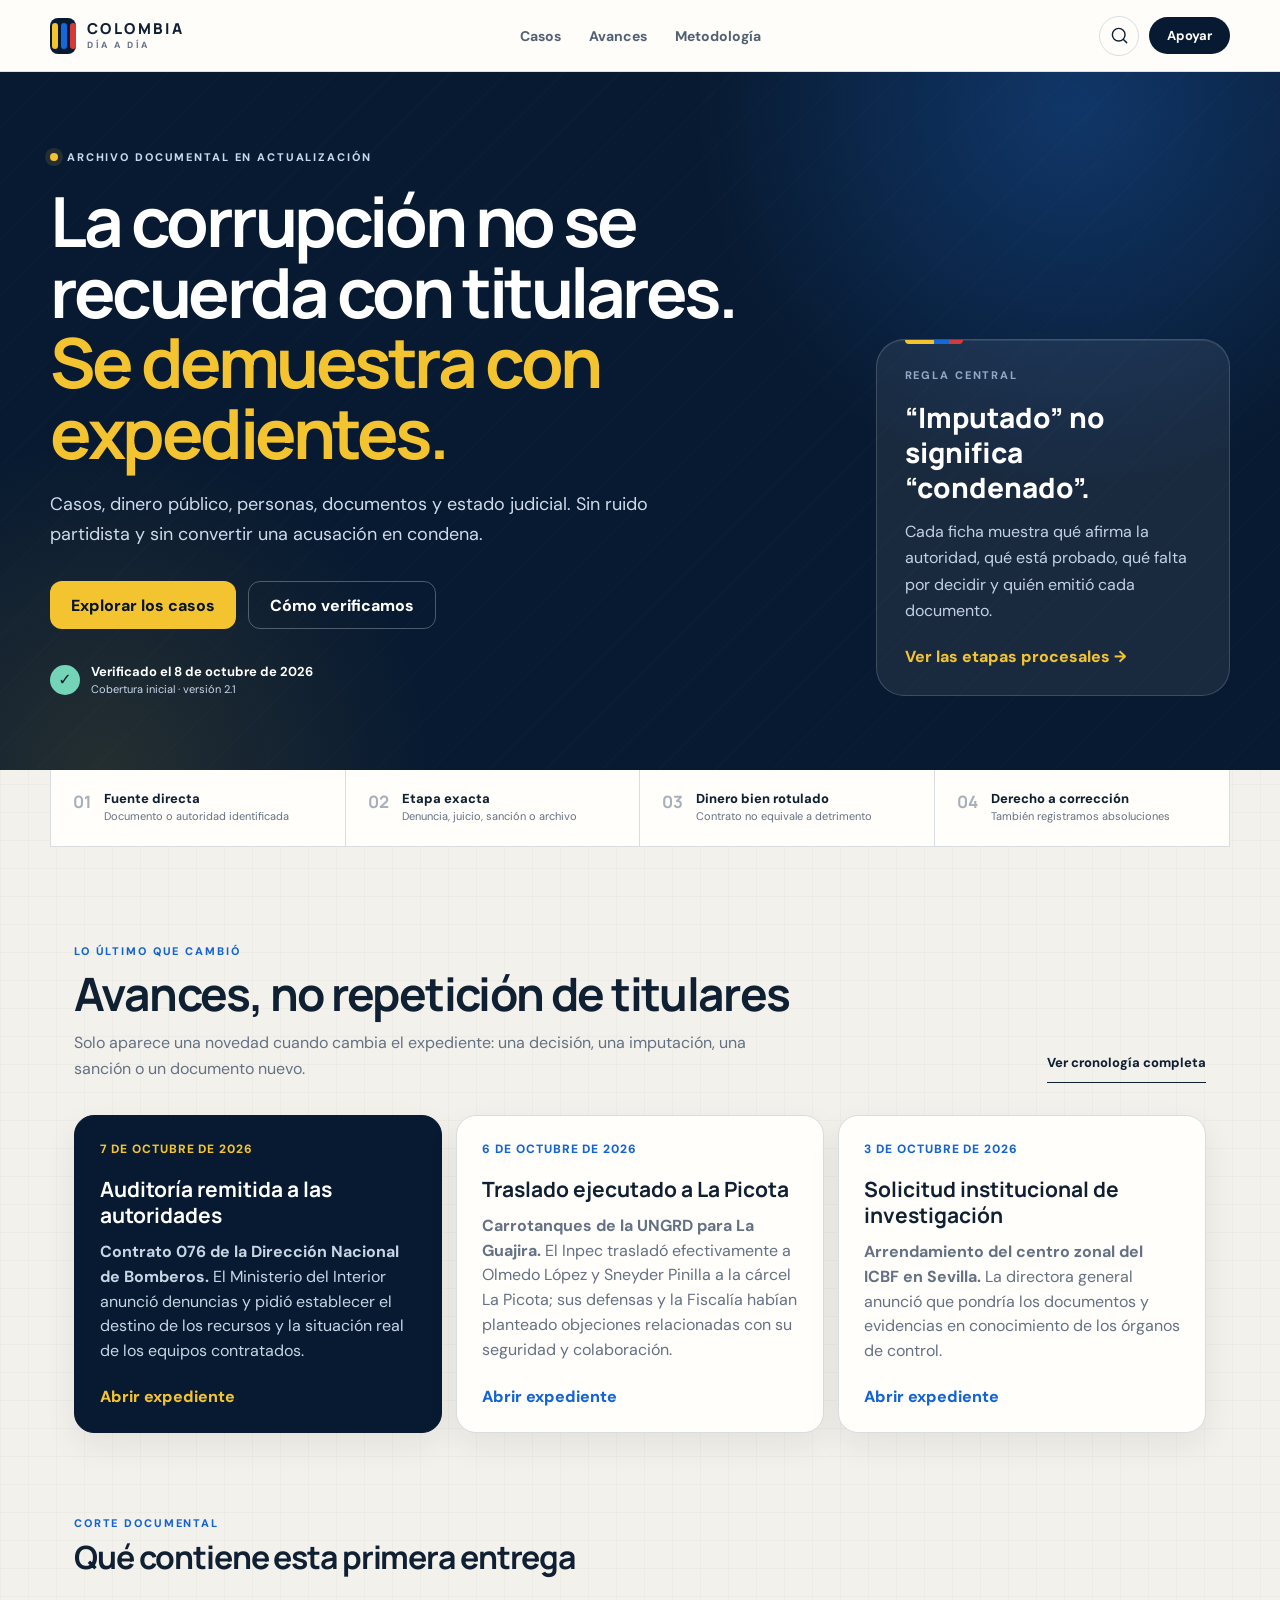
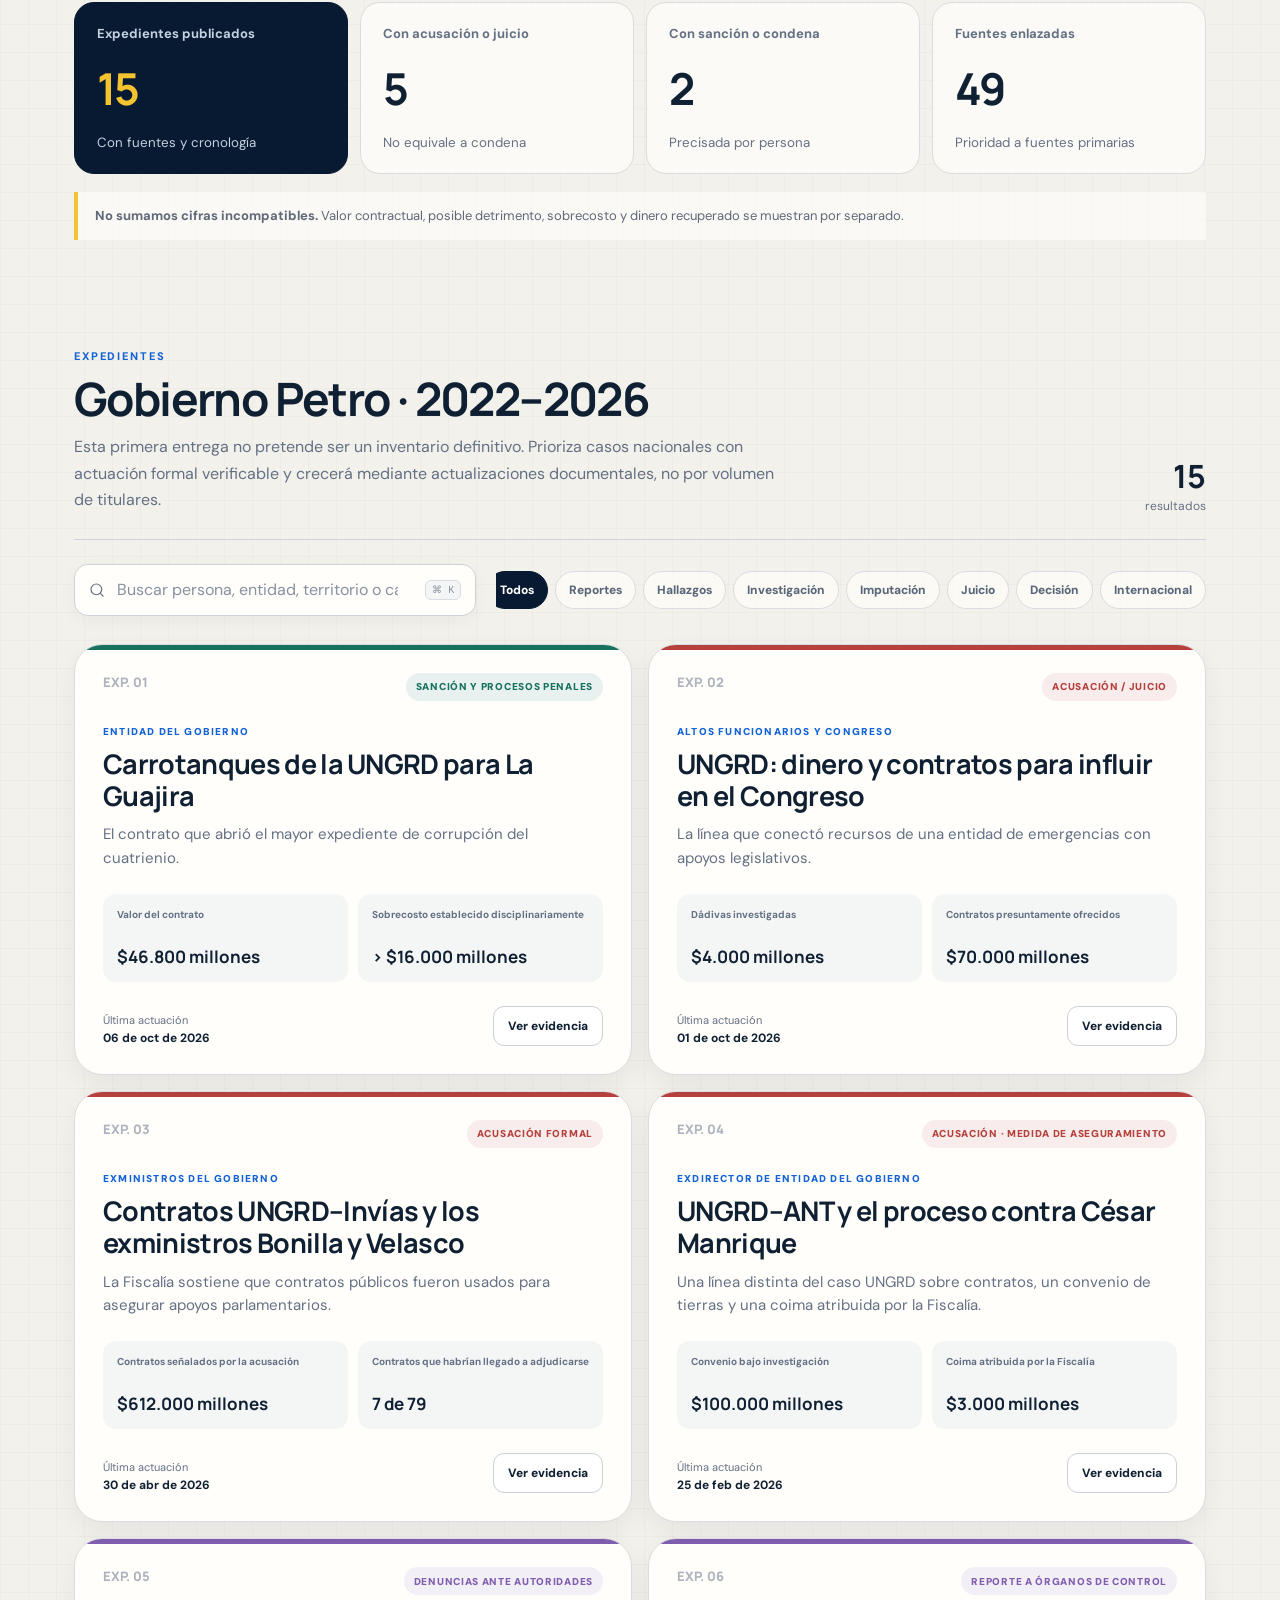
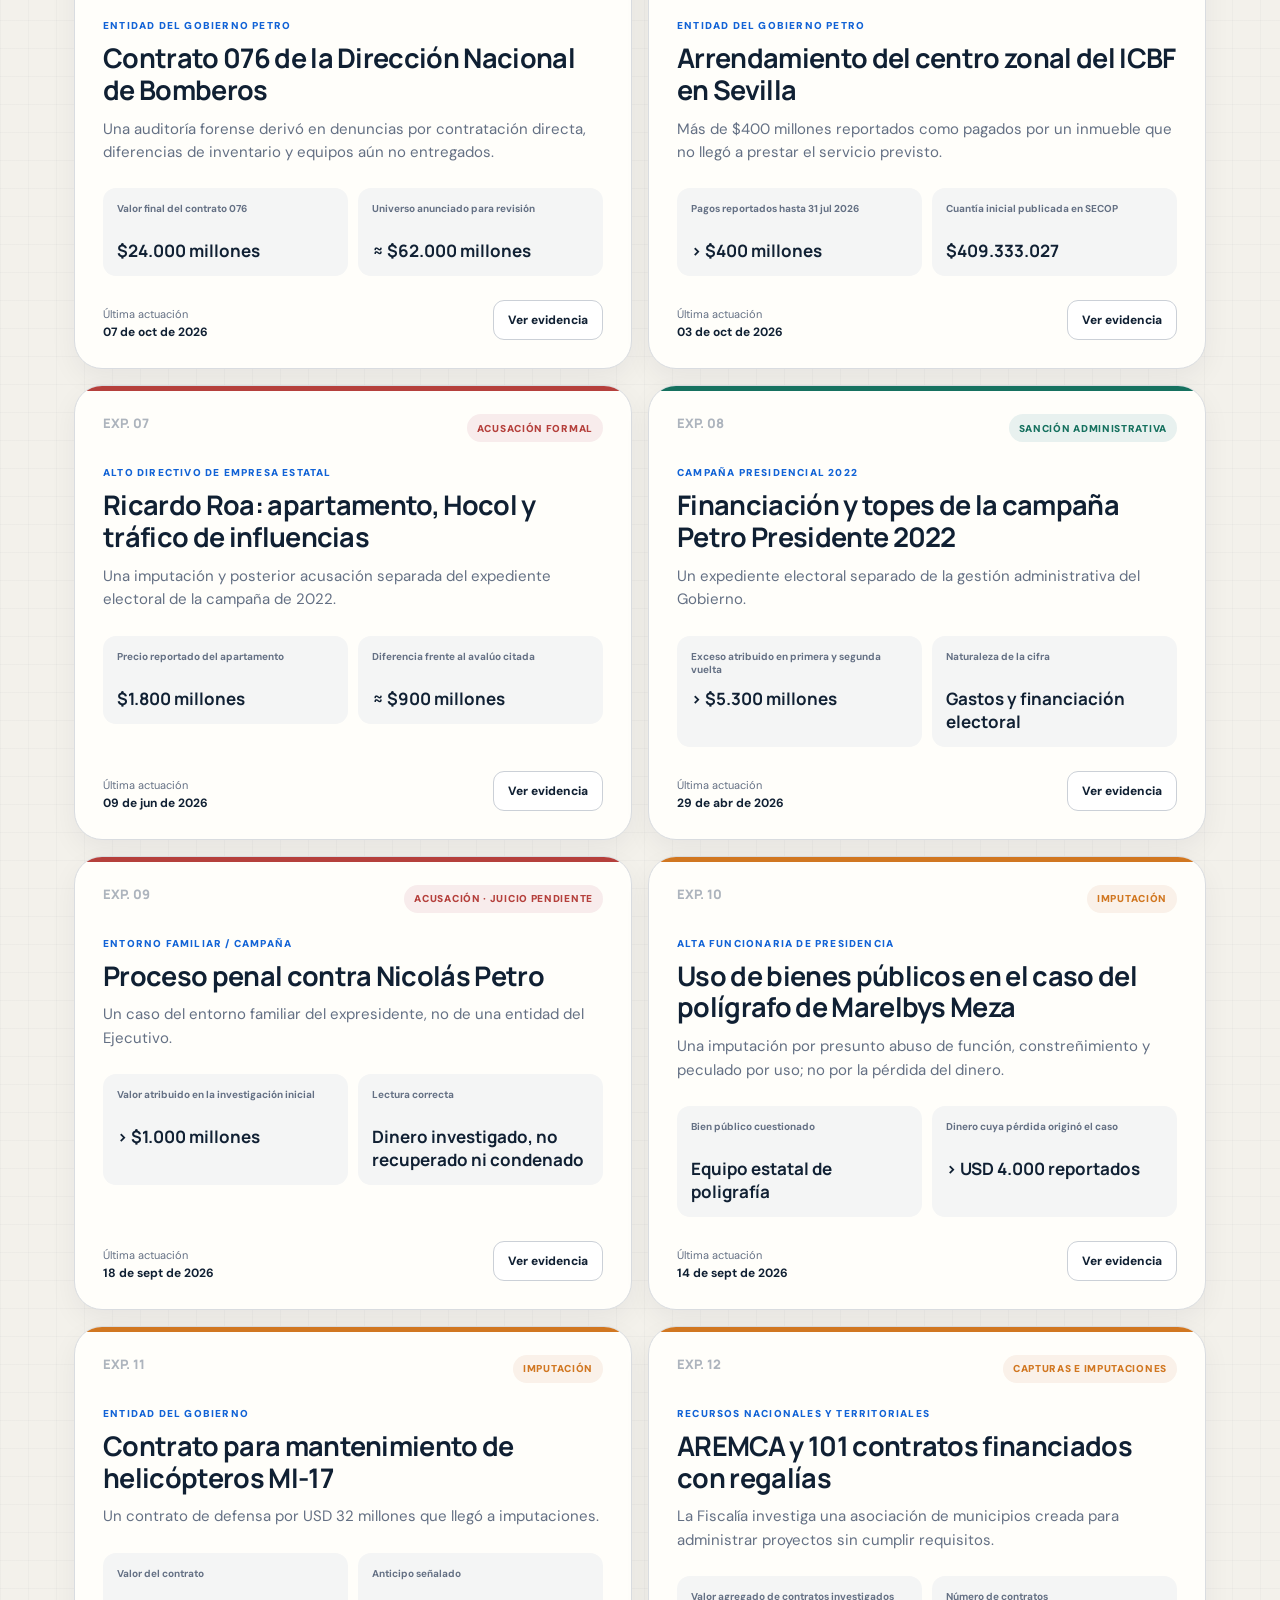
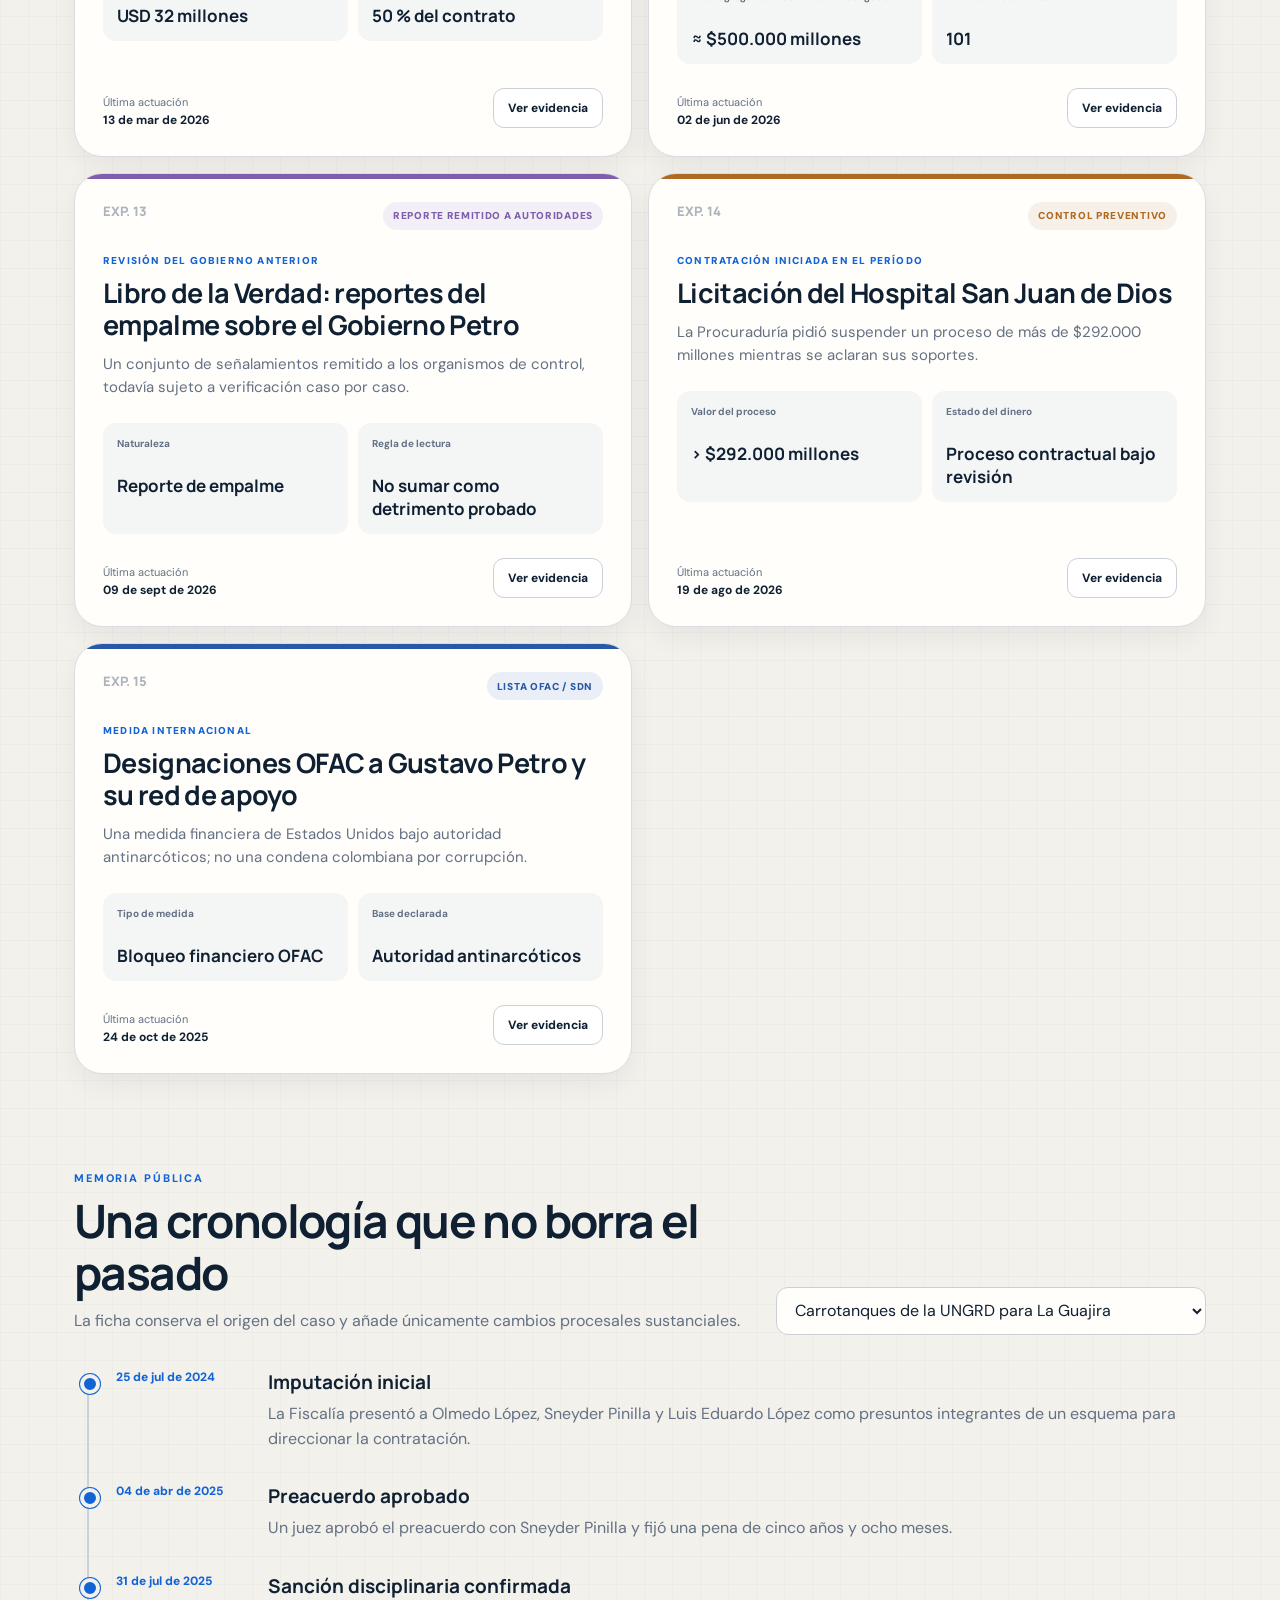
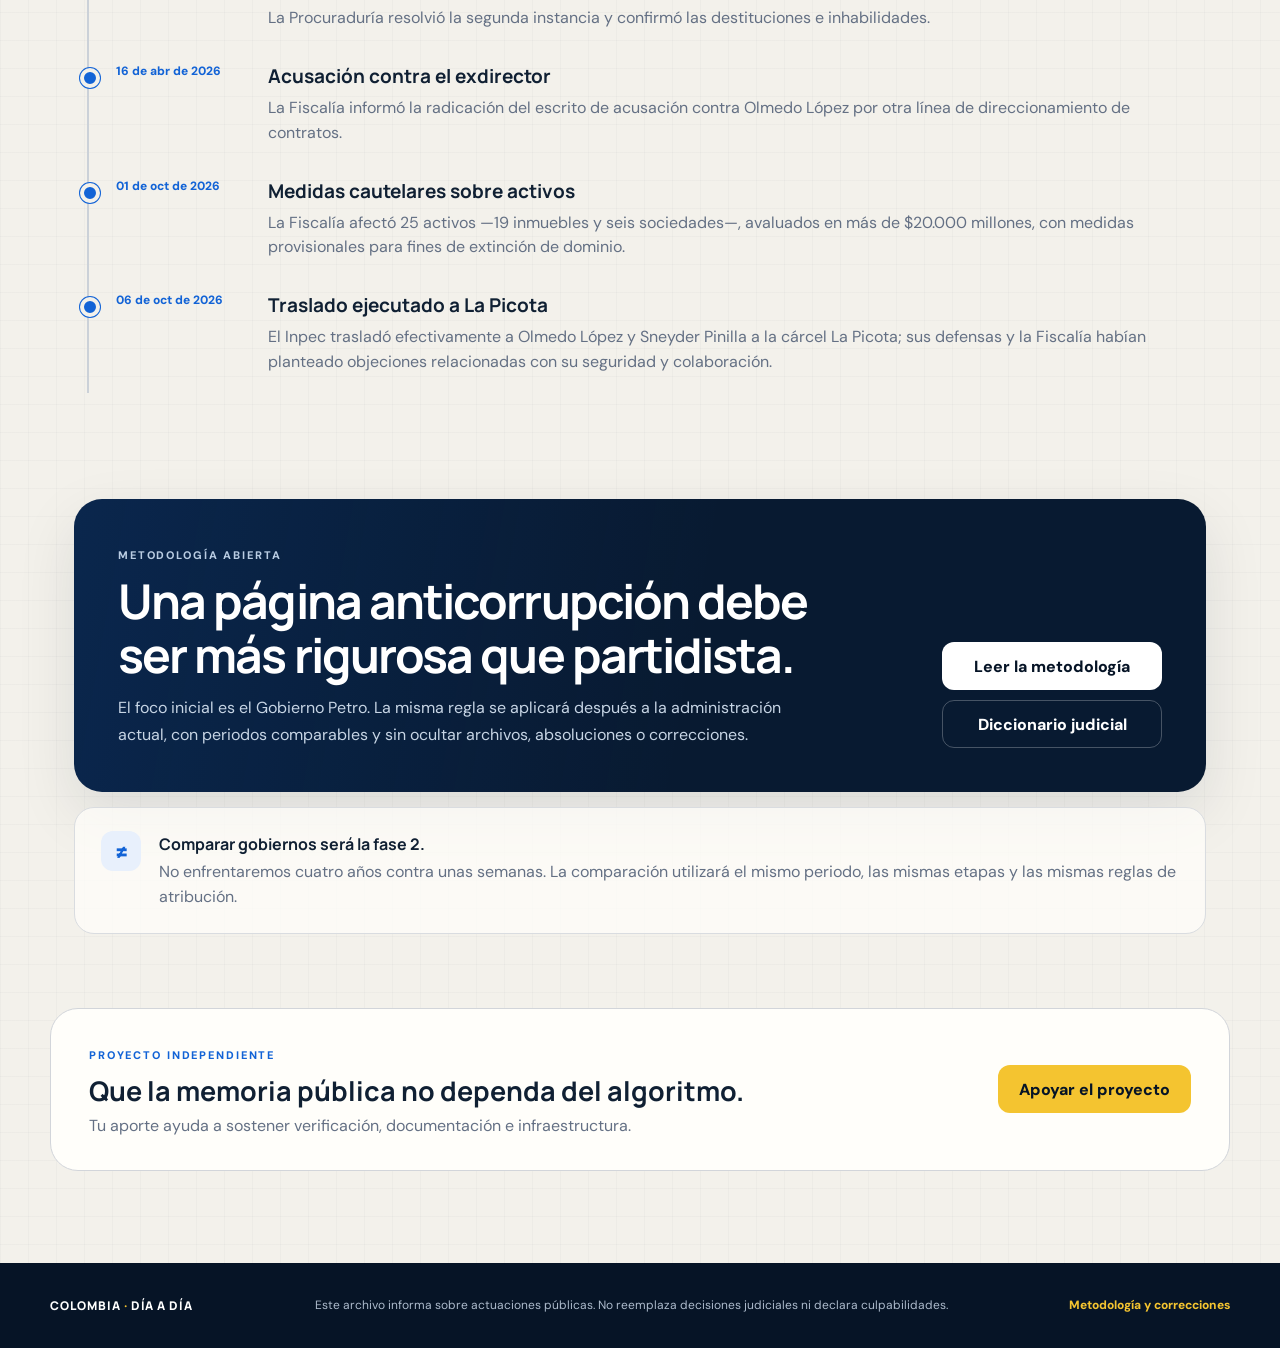
<file: index.html>
<!doctype html>
<html lang="es">
<head>
  <meta charset="utf-8" />
  <meta name="viewport" content="width=device-width, initial-scale=1, viewport-fit=cover" />
  <title>Colombia · Día a Día | Memoria pública contra la corrupción</title>
  <meta name="description" content="Expedientes verificables sobre corrupción pública en Colombia: documentos, dinero, personas, cronología y estado procesal." />
  <meta name="theme-color" content="#081a31" />
  <meta name="color-scheme" content="light" />
  <link rel="manifest" href="/manifest.webmanifest?v=2.1.0" />
  <link rel="apple-touch-icon" href="/icons/apple-touch-icon.png" />
  <link rel="icon" type="image/png" sizes="32x32" href="/icons/favicon-32.png" />
  <meta name="apple-mobile-web-app-capable" content="yes" />
  <meta name="apple-mobile-web-app-status-bar-style" content="black-translucent" />
  <meta name="apple-mobile-web-app-title" content="Colombia Día a Día" />
  <link rel="preconnect" href="https://fonts.googleapis.com" />
  <link rel="preconnect" href="https://fonts.gstatic.com" crossorigin />
  <link href="https://fonts.googleapis.com/css2?family=DM+Sans:wght@400;500;600;700&family=Manrope:wght@600;700;800&display=swap" rel="stylesheet" />
  <link rel="stylesheet" href="styles.css?v=2.1.0" />
</head>

<body>
  <a class="skip-link" href="#mainContent">Saltar al contenido</a>

  <header class="topbar">
    <a class="brand" href="#archivo" aria-label="Colombia Día a Día — inicio">
      <span class="brand-mark" aria-hidden="true"><i></i><i></i><i></i></span>
      <span class="brand-copy"><strong>COLOMBIA</strong><span>DÍA A DÍA</span></span>
    </a>

    <nav class="desktop-nav" aria-label="Navegación principal">
      <a href="#casos">Casos</a>
      <a href="#avances">Avances</a>
      <a href="#metodologia">Metodología</a>
    </nav>

    <div class="top-actions">
      <button class="icon-button" id="focusSearch" type="button" aria-label="Buscar expedientes">
        <svg viewBox="0 0 24 24" aria-hidden="true"><path d="m21 21-4.35-4.35m2.35-5.65a8 8 0 1 1-16 0 8 8 0 0 1 16 0Z" /></svg>
      </button>
      <button class="support-link" id="topSupportBtn" type="button">Apoyar</button>
    </div>
  </header>

  <main id="mainContent">
    <section class="hero" id="archivo">
      <div class="hero-grid">
        <div class="hero-copy">
          <div class="eyebrow"><span class="live-dot"></span> ARCHIVO DOCUMENTAL EN ACTUALIZACIÓN</div>
          <h1>La corrupción no se recuerda con titulares. <em>Se demuestra con expedientes.</em></h1>
          <p class="hero-lead">Casos, dinero público, personas, documentos y estado judicial. Sin ruido partidista y sin convertir una acusación en condena.</p>

          <div class="hero-actions">
            <a class="primary-action" href="#casos">Explorar los casos</a>
            <button class="secondary-action" id="openMethodologyHero" type="button">Cómo verificamos</button>
          </div>

          <div class="verification-line">
            <span class="verification-check" aria-hidden="true">✓</span>
            <span><strong id="verifiedDate">Verificado</strong><small id="coverageEdition">Cobertura inicial</small></span>
          </div>
        </div>

        <aside class="hero-proof" aria-label="Principios editoriales">
          <div class="proof-label">REGLA CENTRAL</div>
          <blockquote>“Imputado” no significa “condenado”.</blockquote>
          <p>Cada ficha muestra qué afirma la autoridad, qué está probado, qué falta por decidir y quién emitió cada documento.</p>
          <button class="text-button" id="openStages" type="button">Ver las etapas procesales →</button>
        </aside>
      </div>
    </section>

    <section class="trust-bar" aria-label="Criterios de publicación">
      <div><strong>01</strong><span>Fuente directa</span><small>Documento o autoridad identificada</small></div>
      <div><strong>02</strong><span>Etapa exacta</span><small>Denuncia, juicio, sanción o archivo</small></div>
      <div><strong>03</strong><span>Dinero bien rotulado</span><small>Contrato no equivale a detrimento</small></div>
      <div><strong>04</strong><span>Derecho a corrección</span><small>También registramos absoluciones</small></div>
    </section>

    <section class="section latest-section" id="avances">
      <div class="section-heading split-heading">
        <div>
          <span class="section-kicker">LO ÚLTIMO QUE CAMBIÓ</span>
          <h2>Avances, no repetición de titulares</h2>
          <p>Solo aparece una novedad cuando cambia el expediente: una decisión, una imputación, una sanción o un documento nuevo.</p>
        </div>
        <button class="plain-button" id="showAllUpdates" type="button">Ver cronología completa</button>
      </div>
      <div class="updates-grid" id="latestUpdates"></div>
    </section>

    <section class="section metrics-section" aria-labelledby="metricsTitle">
      <div class="section-heading compact-heading">
        <span class="section-kicker">CORTE DOCUMENTAL</span>
        <h2 id="metricsTitle">Qué contiene esta primera entrega</h2>
      </div>
      <div class="metrics-grid">
        <article class="metric-card metric-main"><span>Expedientes publicados</span><strong id="caseCount">0</strong><small>Con fuentes y cronología</small></article>
        <article class="metric-card"><span>Con acusación o juicio</span><strong id="trialCount">0</strong><small>No equivale a condena</small></article>
        <article class="metric-card"><span>Con sanción o condena</span><strong id="decisionCount">0</strong><small>Precisada por persona</small></article>
        <article class="metric-card"><span>Fuentes enlazadas</span><strong id="sourceCount">0</strong><small>Prioridad a fuentes primarias</small></article>
      </div>
      <p class="metrics-warning"><strong>No sumamos cifras incompatibles.</strong> Valor contractual, posible detrimento, sobrecosto y dinero recuperado se muestran por separado.</p>
    </section>

    <section class="section cases-section" id="casos">
      <div class="section-heading split-heading cases-heading">
        <div>
          <span class="section-kicker">EXPEDIENTES</span>
          <h2>Gobierno Petro · 2022–2026</h2>
          <p id="scopeDescription">Casos nacionales con actuación formal verificable.</p>
        </div>
        <div class="results-box" aria-live="polite"><strong id="resultsCount">0</strong><span>resultados</span></div>
      </div>

      <div class="explorer-tools">
        <label class="search-box" for="caseSearch">
          <svg viewBox="0 0 24 24" aria-hidden="true"><path d="m21 21-4.35-4.35m2.35-5.65a8 8 0 1 1-16 0 8 8 0 0 1 16 0Z" /></svg>
          <input id="caseSearch" type="search" placeholder="Buscar persona, entidad, territorio o caso…" autocomplete="off" />
          <kbd>⌘ K</kbd>
        </label>

        <div class="filter-row" id="stageFilters" aria-label="Filtrar por etapa">
          <button class="filter-chip active" type="button" data-stage="all">Todos</button>
          <button class="filter-chip" type="button" data-stage="report">Reportes</button>
          <button class="filter-chip" type="button" data-stage="finding">Hallazgos</button>
          <button class="filter-chip" type="button" data-stage="investigation">Investigación</button>
          <button class="filter-chip" type="button" data-stage="charges">Imputación</button>
          <button class="filter-chip" type="button" data-stage="trial">Juicio</button>
          <button class="filter-chip" type="button" data-stage="sanction">Decisión</button>
          <button class="filter-chip" type="button" data-stage="international">Internacional</button>
        </div>
      </div>

      <div class="active-search" id="activeSearch" hidden>
        <span id="activeSearchText"></span>
        <button id="clearSearch" type="button">Limpiar</button>
      </div>

      <div class="case-grid" id="caseGrid" aria-live="polite"></div>
      <div class="empty-state" id="emptyState" hidden>
        <span aria-hidden="true">⌕</span><h3>No encontramos ese expediente</h3>
        <p>Prueba con el nombre de una persona, entidad, territorio o etapa procesal.</p>
        <button class="secondary-action" id="resetFilters" type="button">Restablecer filtros</button>
      </div>
    </section>

    <section class="section timeline-section" id="cronologia">
      <div class="section-heading split-heading">
        <div>
          <span class="section-kicker">MEMORIA PÚBLICA</span>
          <h2>Una cronología que no borra el pasado</h2>
          <p>La ficha conserva el origen del caso y añade únicamente cambios procesales sustanciales.</p>
        </div>
        <select id="timelineCaseSelect" aria-label="Elegir expediente para la cronología"></select>
      </div>
      <div class="master-timeline" id="masterTimeline"></div>
    </section>

    <section class="section methodology-section" id="metodologia">
      <div class="methodology-card">
        <div>
          <span class="section-kicker light">METODOLOGÍA ABIERTA</span>
          <h2>Una página anticorrupción debe ser más rigurosa que partidista.</h2>
          <p>El foco inicial es el Gobierno Petro. La misma regla se aplicará después a la administración actual, con periodos comparables y sin ocultar archivos, absoluciones o correcciones.</p>
        </div>
        <div class="method-actions">
          <button class="light-action" id="openMethodology" type="button">Leer la metodología</button>
          <button class="ghost-light-action" id="openGlossary" type="button">Diccionario judicial</button>
        </div>
      </div>

      <div class="comparison-note">
        <span class="comparison-icon" aria-hidden="true">≠</span>
        <div><strong>Comparar gobiernos será la fase 2.</strong><p>No enfrentaremos cuatro años contra unas semanas. La comparación utilizará el mismo periodo, las mismas etapas y las mismas reglas de atribución.</p></div>
      </div>
    </section>

    <section class="section support-card">
      <div><span class="section-kicker">PROYECTO INDEPENDIENTE</span><h2>Que la memoria pública no dependa del algoritmo.</h2><p>Tu aporte ayuda a sostener verificación, documentación e infraestructura.</p></div>
      <button class="primary-action" id="supportBtn" type="button">Apoyar el proyecto</button>
    </section>
  </main>

  <footer class="site-footer">
    <div class="footer-brand">COLOMBIA <span>·</span> DÍA A DÍA</div>
    <p>Este archivo informa sobre actuaciones públicas. No reemplaza decisiones judiciales ni declara culpabilidades.</p>
    <button id="footerMethodology" type="button">Metodología y correcciones</button>
  </footer>

  <nav class="mobile-nav" aria-label="Navegación móvil">
    <a href="#archivo" class="active"><span>⌂</span>Inicio</a>
    <a href="#casos"><span>▤</span>Casos</a>
    <button id="mobileSearch" type="button"><span>⌕</span>Buscar</button>
    <a href="#avances"><span>↗</span>Avances</a>
    <button id="mobileMethod" type="button"><span>◎</span>Método</button>
  </nav>

  <dialog id="caseDialog" class="case-dialog">
    <article class="case-sheet">
      <button class="dialog-close floating-close" data-close-dialog="caseDialog" type="button" aria-label="Cerrar expediente">×</button>
      <div id="caseDialogContent"></div>
    </article>
  </dialog>

  <dialog id="methodologyDialog">
    <article class="dialog-panel methodology-dialog-panel">
      <div class="dialog-header">
        <div><span class="section-kicker">METODOLOGÍA</span><h2>Cómo entra un caso al archivo</h2></div>
        <button class="dialog-close" data-close-dialog="methodologyDialog" type="button" aria-label="Cerrar">×</button>
      </div>
      <div class="methodology-grid">
        <section><strong>1. Nexo verificable</strong><p>La relación con un gobierno, campaña o entidad debe estar documentada. Cercanía política o parentesco no transfieren responsabilidad.</p></section>
        <section><strong>2. Actuación formal</strong><p>Priorizamos providencias, comunicados judiciales, fallos de control, contratos y decisiones de autoridades identificables.</p></section>
        <section><strong>3. Etapa exacta</strong><p>Denuncia, investigación, imputación, acusación, condena y sanción son estados distintos y siempre se muestran por separado.</p></section>
        <section><strong>4. Dinero sin inflar</strong><p>No sumamos valor del contrato, posible detrimento, sobrecosto y recursos recuperados como si fueran la misma cifra.</p></section>
        <section><strong>5. Defensa y desenlace</strong><p>Registramos respuestas, archivos, preclusiones, absoluciones, revocatorias y correcciones con la misma visibilidad.</p></section>
        <section><strong>6. Cambios sustanciales</strong><p>Un expediente se actualiza solo cuando aparece un documento o una decisión nueva. No se duplica por cada titular.</p></section>
      </div>
      <div class="stage-list" id="methodStageList"></div>
      <div class="corrections-box"><strong>Correcciones</strong><p>Cada ficha muestra la fecha de última verificación. Una corrección futura conservará el registro de qué cambió y por qué.</p></div>
    </article>
  </dialog>

  <dialog id="glossaryDialog">
    <article class="dialog-panel glossary-dialog-panel">
      <div class="dialog-header">
        <div><span class="section-kicker">ENTIENDE EL PROCESO</span><h2>Diccionario judicial ciudadano</h2></div>
        <button class="dialog-close" data-close-dialog="glossaryDialog" type="button" aria-label="Cerrar">×</button>
      </div>
      <label class="search-box glossary-search-box" for="glossarySearch">
        <svg viewBox="0 0 24 24" aria-hidden="true"><path d="m21 21-4.35-4.35m2.35-5.65a8 8 0 1 1-16 0 8 8 0 0 1 16 0Z" /></svg>
        <input id="glossarySearch" type="search" placeholder="Buscar un concepto…" autocomplete="off" />
      </label>
      <div class="glossary-list" id="glossaryList"></div>
    </article>
  </dialog>

  <dialog id="supportDialog">
    <article class="dialog-panel support-dialog-panel">
      <div class="dialog-header">
        <div><span class="section-kicker">APÓYANOS</span><h2>Ayuda a sostener el archivo</h2></div>
        <button class="dialog-close" data-close-dialog="supportDialog" type="button" aria-label="Cerrar">×</button>
      </div>
      <p>Tu aporte es voluntario y ayuda a mantener investigación, verificación e infraestructura.</p>
      <img src="assets/qr-apoyanos.jpeg" alt="Código QR Bre-B para apoyar Colombia Día a Día" class="support-qr" />
      <div class="key-box"><span>LLAVE BRE-B</span><strong id="brebKey">71744644</strong><button id="copyKeyBtn" type="button">Copiar</button></div>
      <p class="copy-status" id="copyStatus" aria-live="polite"></p>
    </article>
  </dialog>

  <div class="update-toast" id="updateToast" hidden>
    <span>Nueva versión disponible</span><button id="reloadApp" type="button">Actualizar ahora</button>
  </div>

  <script src="data/cases.js?v=2.1.0"></script>
  <script src="app.js?v=2.1.0"></script>
</body>
</html>
</file>
<file: styles.css>
:root {
  --navy-950: #061426;
  --navy-900: #081a31;
  --navy-800: #102844;
  --navy-700: #1b3a5f;
  --blue: #1263d6;
  --blue-soft: #e8f0fc;
  --yellow: #f4c430;
  --red: #d43b38;
  --paper: #f3f1eb;
  --paper-deep: #e8e4dc;
  --white: #fffefa;
  --ink: #102033;
  --muted: #647084;
  --line: #d9dce0;
  --green: #19705f;
  --orange: #a95414;
  --purple: #6552a5;
  --shadow: 0 22px 60px rgba(8, 26, 49, 0.1);
  --shadow-soft: 0 12px 32px rgba(8, 26, 49, 0.07);
  --radius-xl: 28px;
  --radius-lg: 20px;
  --radius-md: 14px;
  --max: 1180px;
}

* {
  box-sizing: border-box;
}

html {
  scroll-behavior: smooth;
  scroll-padding-top: 92px;
}

body {
  margin: 0;
  min-width: 320px;
  color: var(--ink);
  background:
    linear-gradient(rgba(8, 26, 49, 0.025) 1px, transparent 1px),
    linear-gradient(90deg, rgba(8, 26, 49, 0.025) 1px, transparent 1px),
    var(--paper);
  background-size: 28px 28px;
  font-family: "DM Sans", system-ui, -apple-system, BlinkMacSystemFont, "Segoe UI", sans-serif;
  -webkit-font-smoothing: antialiased;
}

button,
input,
select {
  font: inherit;
}

button,
a {
  -webkit-tap-highlight-color: transparent;
}

button {
  color: inherit;
}

a {
  color: inherit;
}

img {
  display: block;
  max-width: 100%;
}

svg {
  fill: none;
  stroke: currentColor;
  stroke-linecap: round;
  stroke-linejoin: round;
  stroke-width: 1.8;
}

.skip-link {
  position: fixed;
  z-index: 1000;
  top: 10px;
  left: 10px;
  padding: 10px 14px;
  border-radius: 10px;
  color: white;
  background: var(--blue);
  transform: translateY(-150%);
}

.skip-link:focus {
  transform: translateY(0);
}

:focus-visible {
  outline: 3px solid rgba(18, 99, 214, 0.35);
  outline-offset: 3px;
}

.topbar {
  position: sticky;
  z-index: 100;
  top: 0;
  display: grid;
  grid-template-columns: 1fr auto 1fr;
  align-items: center;
  min-height: 72px;
  padding: 12px max(22px, calc((100vw - var(--max)) / 2));
  border-bottom: 1px solid rgba(217, 220, 224, 0.86);
  background: rgba(255, 254, 250, 0.92);
  backdrop-filter: blur(18px);
}

.brand {
  display: inline-flex;
  align-items: center;
  width: max-content;
  gap: 11px;
  text-decoration: none;
}

.brand-mark {
  display: grid;
  grid-template-columns: repeat(3, 6px);
  width: 26px;
  height: 36px;
  gap: 3px;
  padding: 5px 2px;
  border-radius: 8px;
  background: var(--navy-900);
}

.brand-mark i {
  display: block;
  border-radius: 5px;
}

.brand-mark i:nth-child(1) { background: var(--yellow); }
.brand-mark i:nth-child(2) { background: #1668d8; }
.brand-mark i:nth-child(3) { background: var(--red); }

.brand-copy {
  display: grid;
  line-height: 1;
}

.brand-copy strong {
  font-family: "Manrope", sans-serif;
  font-size: 15px;
  font-weight: 800;
  letter-spacing: 0.16em;
}

.brand-copy span {
  margin-top: 5px;
  color: var(--muted);
  font-size: 9px;
  font-weight: 700;
  letter-spacing: 0.28em;
}

.desktop-nav {
  display: flex;
  align-items: center;
  gap: 28px;
}

.desktop-nav a {
  color: #526073;
  font-size: 14px;
  font-weight: 700;
  text-decoration: none;
}

.desktop-nav a:hover {
  color: var(--navy-900);
}

.top-actions {
  display: flex;
  justify-content: flex-end;
  align-items: center;
  gap: 10px;
}

.icon-button,
.support-link,
.dialog-close,
.plain-button,
.text-button,
.filter-chip,
.mobile-nav button,
.site-footer button {
  border: 0;
  cursor: pointer;
}

.icon-button {
  display: grid;
  place-items: center;
  width: 40px;
  height: 40px;
  border: 1px solid var(--line);
  border-radius: 50%;
  background: transparent;
}

.icon-button svg {
  width: 19px;
}

.support-link {
  padding: 10px 18px;
  border-radius: 999px;
  color: white;
  background: var(--navy-900);
  font-size: 13px;
  font-weight: 700;
}

main {
  overflow: clip;
}

.hero {
  position: relative;
  padding: 78px 24px 74px;
  overflow: hidden;
  color: white;
  background:
    radial-gradient(circle at 84% 5%, rgba(32, 110, 213, 0.34), transparent 30%),
    radial-gradient(circle at 8% 100%, rgba(244, 196, 48, 0.12), transparent 24%),
    var(--navy-900);
}

.hero::before {
  position: absolute;
  inset: 0;
  content: "";
  opacity: 0.12;
  background-image: repeating-linear-gradient(135deg, transparent 0 38px, rgba(255,255,255,.14) 39px, transparent 40px);
  pointer-events: none;
}

.hero-grid {
  position: relative;
  z-index: 1;
  display: grid;
  grid-template-columns: minmax(0, 1.45fr) minmax(300px, .68fr);
  align-items: end;
  max-width: var(--max);
  margin: 0 auto;
  gap: 70px;
}

.eyebrow,
.section-kicker,
.proof-label {
  font-size: 11px;
  font-weight: 800;
  letter-spacing: 0.17em;
}

.eyebrow {
  display: flex;
  align-items: center;
  gap: 9px;
  color: #c9d8eb;
}

.live-dot {
  width: 8px;
  height: 8px;
  border-radius: 50%;
  background: var(--yellow);
  box-shadow: 0 0 0 5px rgba(244, 196, 48, .12);
}

.hero h1 {
  max-width: 780px;
  margin: 22px 0 22px;
  font-family: "Manrope", sans-serif;
  font-size: clamp(42px, 5.4vw, 72px);
  line-height: 1.02;
  letter-spacing: -0.05em;
}

.hero h1 em {
  display: block;
  color: var(--yellow);
  font-style: normal;
}

.hero-lead {
  max-width: 680px;
  margin: 0;
  color: #cfdbeb;
  font-size: 18px;
  line-height: 1.65;
}

.hero-actions {
  display: flex;
  flex-wrap: wrap;
  gap: 12px;
  margin-top: 32px;
}

.primary-action,
.secondary-action,
.light-action,
.ghost-light-action {
  display: inline-flex;
  align-items: center;
  justify-content: center;
  min-height: 48px;
  padding: 0 21px;
  border: 0;
  border-radius: 12px;
  cursor: pointer;
  font-weight: 800;
  text-decoration: none;
}

.primary-action {
  color: var(--navy-950);
  background: var(--yellow);
}

.secondary-action {
  border: 1px solid currentColor;
  color: inherit;
  background: transparent;
}

.hero .secondary-action {
  color: white;
  border-color: rgba(255,255,255,.28);
}

.verification-line {
  display: flex;
  align-items: center;
  gap: 11px;
  margin-top: 34px;
  color: #c9d8eb;
}

.verification-check {
  display: grid;
  place-items: center;
  width: 30px;
  height: 30px;
  border-radius: 50%;
  color: var(--navy-950);
  background: #74d4b7;
  font-weight: 900;
}

.verification-line > span:last-child {
  display: grid;
  gap: 2px;
}

.verification-line strong {
  color: white;
  font-size: 13px;
}

.verification-line small {
  font-size: 11px;
}

.hero-proof {
  position: relative;
  padding: 28px;
  border: 1px solid rgba(255,255,255,.16);
  border-radius: var(--radius-xl);
  background: rgba(255,255,255,.07);
  box-shadow: inset 0 1px 0 rgba(255,255,255,.08);
}

.hero-proof::before {
  position: absolute;
  top: 0;
  left: 28px;
  width: 58px;
  height: 4px;
  content: "";
  border-radius: 0 0 6px 6px;
  background: linear-gradient(90deg, var(--yellow) 0 50%, #1668d8 50% 76%, var(--red) 76%);
}

.proof-label {
  color: #91a9c5;
}

.hero-proof blockquote {
  margin: 18px 0 14px;
  font-family: "Manrope", sans-serif;
  font-size: 28px;
  font-weight: 800;
  line-height: 1.25;
}

.hero-proof p {
  margin: 0;
  color: #c3d1e2;
  line-height: 1.65;
}

.text-button {
  margin-top: 22px;
  padding: 0;
  color: var(--yellow);
  background: transparent;
  font-weight: 800;
}

.trust-bar {
  display: grid;
  grid-template-columns: repeat(4, 1fr);
  max-width: var(--max);
  margin: -2px auto 0;
  border-right: 1px solid var(--line);
  border-bottom: 1px solid var(--line);
  border-left: 1px solid var(--line);
  background: var(--white);
}

.trust-bar > div {
  display: grid;
  grid-template-columns: auto 1fr;
  padding: 22px;
  gap: 2px 13px;
  border-right: 1px solid var(--line);
}

.trust-bar > div:last-child {
  border-right: 0;
}

.trust-bar strong {
  grid-row: 1 / 3;
  color: #a6afba;
  font-family: "Manrope", sans-serif;
  font-size: 17px;
}

.trust-bar span {
  font-size: 13px;
  font-weight: 800;
}

.trust-bar small {
  color: var(--muted);
  font-size: 11px;
  line-height: 1.35;
}

.section {
  max-width: var(--max);
  margin: 0 auto;
  padding: 92px 24px 0;
}

.section-heading h2 {
  margin: 8px 0 10px;
  font-family: "Manrope", sans-serif;
  font-size: clamp(30px, 4vw, 46px);
  line-height: 1.12;
  letter-spacing: -0.035em;
}

.section-heading p {
  max-width: 720px;
  margin: 0;
  color: var(--muted);
  font-size: 16px;
  line-height: 1.65;
}

.section-kicker {
  color: var(--blue);
}

.section-kicker.light {
  color: #b9cce2;
}

.split-heading {
  display: flex;
  justify-content: space-between;
  align-items: end;
  gap: 30px;
}

.plain-button {
  flex: none;
  padding: 11px 0;
  border-bottom: 1px solid var(--ink);
  color: var(--ink);
  background: transparent;
  font-size: 13px;
  font-weight: 800;
}

.updates-grid {
  display: grid;
  grid-template-columns: repeat(3, 1fr);
  margin-top: 32px;
  gap: 14px;
}

.update-card {
  display: flex;
  flex-direction: column;
  min-height: 250px;
  padding: 25px;
  border: 1px solid var(--line);
  border-radius: var(--radius-lg);
  background: var(--white);
  box-shadow: var(--shadow-soft);
}

.update-card:first-child {
  color: white;
  border-color: var(--navy-900);
  background: var(--navy-900);
}

.update-date {
  color: var(--blue);
  font-size: 12px;
  font-weight: 800;
  letter-spacing: .08em;
  text-transform: uppercase;
}

.update-card:first-child .update-date {
  color: var(--yellow);
}

.update-card h3 {
  margin: 19px 0 12px;
  font-family: "Manrope", sans-serif;
  font-size: 21px;
  line-height: 1.25;
}

.update-card p {
  margin: 0 0 22px;
  color: var(--muted);
  line-height: 1.55;
}

.update-card:first-child p {
  color: #c7d5e5;
}

.update-card button {
  margin-top: auto;
  padding: 0;
  border: 0;
  color: var(--blue);
  background: transparent;
  cursor: pointer;
  font-weight: 800;
  text-align: left;
}

.update-card:first-child button {
  color: var(--yellow);
}

.metrics-section {
  padding-top: 78px;
}

.compact-heading h2 {
  font-size: 32px;
}

.metrics-grid {
  display: grid;
  grid-template-columns: repeat(4, 1fr);
  margin-top: 26px;
  gap: 12px;
}

.metric-card {
  display: grid;
  min-height: 172px;
  padding: 22px;
  border: 1px solid var(--line);
  border-radius: var(--radius-lg);
  background: rgba(255,254,250,.76);
}

.metric-card span {
  color: var(--muted);
  font-size: 13px;
  font-weight: 700;
}

.metric-card strong {
  align-self: center;
  font-family: "Manrope", sans-serif;
  font-size: 44px;
  letter-spacing: -0.04em;
}

.metric-card small {
  align-self: end;
  color: var(--muted);
}

.metric-main {
  color: white;
  border-color: var(--navy-900);
  background: var(--navy-900);
}

.metric-main span,
.metric-main small {
  color: #c4d1e1;
}

.metric-main strong {
  color: var(--yellow);
}

.metrics-warning {
  margin: 18px 0 0;
  padding: 14px 17px;
  border-left: 4px solid var(--yellow);
  color: #5e6877;
  background: rgba(255,254,250,.65);
  font-size: 13px;
  line-height: 1.55;
}

.cases-section {
  padding-top: 104px;
}

.cases-heading {
  padding-bottom: 25px;
  border-bottom: 1px solid #cfd3d9;
}

.results-box {
  display: grid;
  justify-items: end;
}

.results-box strong {
  font-family: "Manrope", sans-serif;
  font-size: 32px;
}

.results-box span {
  color: var(--muted);
  font-size: 12px;
}

.explorer-tools {
  display: grid;
  grid-template-columns: minmax(300px, .85fr) minmax(0, 1.5fr);
  align-items: center;
  margin-top: 24px;
  gap: 20px;
}

.search-box {
  display: flex;
  align-items: center;
  min-height: 52px;
  padding: 0 14px;
  gap: 10px;
  border: 1px solid #cdd2d9;
  border-radius: 14px;
  background: var(--white);
  box-shadow: 0 5px 18px rgba(8,26,49,.04);
}

.search-box:focus-within {
  border-color: var(--blue);
  box-shadow: 0 0 0 3px rgba(18,99,214,.1);
}

.search-box svg {
  width: 20px;
  color: var(--muted);
}

.search-box input {
  width: 100%;
  min-width: 0;
  border: 0;
  outline: 0;
  color: var(--ink);
  background: transparent;
}

.search-box input::placeholder {
  color: #8791a0;
}

.search-box kbd {
  flex: none;
  padding: 3px 6px;
  border: 1px solid var(--line);
  border-radius: 6px;
  color: #8a93a0;
  background: #f4f5f6;
  font-size: 10px;
}

.filter-row {
  display: flex;
  justify-content: flex-end;
  gap: 7px;
  overflow-x: auto;
  scrollbar-width: none;
}

.filter-row::-webkit-scrollbar {
  display: none;
}

.filter-chip {
  flex: none;
  padding: 10px 13px;
  border: 1px solid var(--line);
  border-radius: 999px;
  color: #596679;
  background: rgba(255,254,250,.7);
  font-size: 12px;
  font-weight: 800;
}

.filter-chip:hover,
.filter-chip.active {
  color: white;
  border-color: var(--navy-900);
  background: var(--navy-900);
}

.active-search {
  display: flex;
  align-items: center;
  width: max-content;
  max-width: 100%;
  margin-top: 15px;
  padding: 8px 8px 8px 13px;
  gap: 12px;
  border-radius: 999px;
  color: #244161;
  background: var(--blue-soft);
  font-size: 12px;
}

.active-search[hidden] {
  display: none;
}

.active-search button {
  padding: 5px 9px;
  border: 0;
  border-radius: 999px;
  color: white;
  background: var(--blue);
  cursor: pointer;
}

.case-grid {
  display: grid;
  grid-template-columns: repeat(2, minmax(0, 1fr));
  margin-top: 28px;
  gap: 16px;
}

.case-card {
  --stage: var(--blue);
  position: relative;
  display: flex;
  flex-direction: column;
  min-height: 430px;
  padding: 28px;
  overflow: hidden;
  border: 1px solid var(--line);
  border-radius: var(--radius-xl);
  background: var(--white);
  box-shadow: 0 10px 28px rgba(8,26,49,.055);
  transition: transform .18s ease, box-shadow .18s ease, border-color .18s ease;
}

.case-card:hover {
  border-color: #bec5cd;
  box-shadow: var(--shadow);
  transform: translateY(-3px);
}

.case-card::before {
  position: absolute;
  top: 0;
  right: 0;
  left: 0;
  height: 5px;
  content: "";
  background: var(--stage);
}

.case-card.stage-report { --stage: #805eae; }
.case-card.stage-finding { --stage: #ae6a22; }
.case-card.stage-investigation { --stage: #587087; }
.case-card.stage-charges { --stage: #d17721; }
.case-card.stage-trial { --stage: #b5403c; }
.case-card.stage-sanction { --stage: #16715f; }
.case-card.stage-international { --stage: #2858a8; }

.case-topline {
  display: flex;
  justify-content: space-between;
  align-items: flex-start;
  gap: 18px;
}

.case-number {
  color: #adb4bd;
  font-family: "Manrope", sans-serif;
  font-size: 13px;
  font-weight: 800;
}

.stage-pill {
  display: inline-flex;
  align-items: center;
  min-height: 28px;
  padding: 0 10px;
  border-radius: 999px;
  color: var(--stage);
  background: color-mix(in srgb, var(--stage) 10%, white);
  font-size: 10px;
  font-weight: 900;
  letter-spacing: .07em;
  text-transform: uppercase;
}

.case-relation {
  margin-top: 24px;
  color: var(--blue);
  font-size: 10px;
  font-weight: 900;
  letter-spacing: .12em;
}

.case-card h3 {
  margin: 10px 0 12px;
  font-family: "Manrope", sans-serif;
  font-size: 27px;
  line-height: 1.18;
  letter-spacing: -0.025em;
}

.case-deck {
  margin: 0;
  color: var(--muted);
  font-size: 15px;
  line-height: 1.55;
}

.case-money {
  display: grid;
  grid-template-columns: repeat(2, 1fr);
  margin: 24px 0 0;
  gap: 10px;
}

.case-money div {
  min-height: 86px;
  padding: 14px;
  border-radius: 13px;
  background: #f4f5f5;
}

.case-money small {
  display: block;
  min-height: 30px;
  color: var(--muted);
  font-size: 10px;
  font-weight: 700;
  line-height: 1.35;
}

.case-money strong {
  display: block;
  margin-top: 7px;
  font-family: "Manrope", sans-serif;
  font-size: 17px;
}

.case-footer {
  display: flex;
  justify-content: space-between;
  align-items: end;
  margin-top: auto;
  padding-top: 24px;
  gap: 18px;
}

.case-footer small {
  color: var(--muted);
  font-size: 11px;
}

.case-footer small strong {
  display: block;
  margin-top: 3px;
  color: var(--ink);
  font-size: 12px;
}

.open-case {
  flex: none;
  padding: 11px 14px;
  border: 1px solid #cbd0d7;
  border-radius: 11px;
  color: var(--ink);
  background: white;
  cursor: pointer;
  font-size: 12px;
  font-weight: 800;
}

.open-case:hover {
  color: white;
  border-color: var(--navy-900);
  background: var(--navy-900);
}

.empty-state {
  margin-top: 28px;
  padding: 60px 25px;
  border: 1px dashed #bbc2cc;
  border-radius: var(--radius-xl);
  text-align: center;
  background: rgba(255,254,250,.55);
}

.empty-state[hidden] { display: none; }
.empty-state > span { font-size: 38px; }
.empty-state h3 { margin: 12px 0 6px; font-family: "Manrope", sans-serif; }
.empty-state p { margin: 0 0 20px; color: var(--muted); }

.timeline-section select {
  min-width: 310px;
  max-width: 430px;
  min-height: 48px;
  padding: 0 42px 0 14px;
  border: 1px solid #cbd0d7;
  border-radius: 12px;
  color: var(--ink);
  background: var(--white);
}

.master-timeline {
  position: relative;
  display: grid;
  margin-top: 34px;
  padding-left: 42px;
  gap: 0;
}

.master-timeline::before {
  position: absolute;
  top: 14px;
  bottom: 14px;
  left: 13px;
  width: 2px;
  content: "";
  background: #cbd1d8;
}

.timeline-entry {
  position: relative;
  display: grid;
  grid-template-columns: 130px 1fr;
  padding: 0 0 32px;
  gap: 22px;
}

.timeline-entry::before {
  position: absolute;
  top: 5px;
  left: -36px;
  width: 12px;
  height: 12px;
  border: 4px solid var(--paper);
  border-radius: 50%;
  content: "";
  background: var(--blue);
  box-shadow: 0 0 0 1px var(--blue);
}

.timeline-entry time {
  color: var(--blue);
  font-size: 12px;
  font-weight: 800;
}

.timeline-entry h3 {
  margin: 0 0 7px;
  font-family: "Manrope", sans-serif;
  font-size: 19px;
}

.timeline-entry p {
  margin: 0;
  color: var(--muted);
  line-height: 1.55;
}

.methodology-section {
  padding-bottom: 0;
}

.methodology-card {
  display: grid;
  grid-template-columns: minmax(0, 1.3fr) auto;
  align-items: end;
  padding: 44px;
  gap: 45px;
  border-radius: var(--radius-xl);
  color: white;
  background:
    linear-gradient(100deg, rgba(18,99,214,.17), transparent 55%),
    var(--navy-900);
  box-shadow: var(--shadow);
}

.methodology-card h2 {
  max-width: 760px;
  margin: 10px 0 14px;
  font-family: "Manrope", sans-serif;
  font-size: clamp(30px, 4.2vw, 48px);
  line-height: 1.12;
  letter-spacing: -.04em;
}

.methodology-card p {
  max-width: 700px;
  margin: 0;
  color: #c7d5e5;
  line-height: 1.65;
}

.method-actions {
  display: grid;
  min-width: 220px;
  gap: 10px;
}

.light-action {
  color: var(--navy-950);
  background: white;
}

.ghost-light-action {
  border: 1px solid rgba(255,255,255,.25);
  color: white;
  background: transparent;
}

.comparison-note {
  display: flex;
  align-items: flex-start;
  margin-top: 15px;
  padding: 23px 26px;
  gap: 18px;
  border: 1px solid var(--line);
  border-radius: var(--radius-lg);
  background: rgba(255,254,250,.75);
}

.comparison-icon {
  display: grid;
  place-items: center;
  flex: none;
  width: 40px;
  height: 40px;
  border-radius: 12px;
  color: var(--blue);
  background: var(--blue-soft);
  font-size: 23px;
  font-weight: 800;
}

.comparison-note strong {
  display: block;
  margin: 2px 0 5px;
  font-family: "Manrope", sans-serif;
}

.comparison-note p {
  margin: 0;
  color: var(--muted);
  line-height: 1.55;
}

.support-card {
  display: flex;
  justify-content: space-between;
  align-items: center;
  margin-top: 74px;
  margin-bottom: 92px;
  padding: 34px 38px;
  gap: 30px;
  border: 1px solid #d2d5da;
  border-radius: var(--radius-xl);
  background: var(--white);
}

.support-card h2 {
  margin: 8px 0 6px;
  font-family: "Manrope", sans-serif;
  font-size: 27px;
}

.support-card p {
  margin: 0;
  color: var(--muted);
}

.site-footer {
  display: grid;
  grid-template-columns: auto 1fr auto;
  align-items: center;
  padding: 34px max(24px, calc((100vw - var(--max)) / 2));
  gap: 34px;
  color: #adbbcc;
  background: var(--navy-950);
  font-size: 12px;
}

.footer-brand {
  color: white;
  font-family: "Manrope", sans-serif;
  font-weight: 800;
  letter-spacing: .08em;
}

.footer-brand span { color: var(--yellow); }
.site-footer p { margin: 0; text-align: center; }
.site-footer button { padding: 0; color: var(--yellow); background: transparent; font-weight: 800; }

.mobile-nav {
  display: none;
}

dialog {
  width: min(920px, calc(100vw - 28px));
  max-height: calc(100dvh - 32px);
  padding: 0;
  overflow: visible;
  border: 0;
  border-radius: var(--radius-xl);
  background: transparent;
  box-shadow: 0 32px 100px rgba(2,12,24,.35);
}

dialog::backdrop {
  background: rgba(2, 12, 24, .72);
  backdrop-filter: blur(6px);
}

.dialog-panel,
.case-sheet {
  max-height: calc(100dvh - 32px);
  padding: 34px;
  overflow-y: auto;
  border-radius: var(--radius-xl);
  background: var(--white);
}

.case-dialog {
  width: min(1080px, calc(100vw - 28px));
}

.case-sheet {
  position: relative;
  padding: 0;
}

.dialog-close {
  display: grid;
  place-items: center;
  width: 40px;
  height: 40px;
  border-radius: 50%;
  color: var(--ink);
  background: #edf0f2;
  font-size: 24px;
}

.floating-close {
  position: sticky;
  z-index: 8;
  top: 18px;
  float: right;
  margin: 18px 18px -58px 0;
  box-shadow: 0 8px 22px rgba(8,26,49,.16);
}

.dialog-header {
  display: flex;
  justify-content: space-between;
  align-items: flex-start;
  padding-bottom: 22px;
  gap: 30px;
  border-bottom: 1px solid var(--line);
}

.dialog-header h2 {
  margin: 8px 0 0;
  font-family: "Manrope", sans-serif;
  font-size: 30px;
  letter-spacing: -.03em;
}

.case-sheet-head {
  --stage: var(--blue);
  position: relative;
  padding: 48px 52px 42px;
  overflow: hidden;
  color: white;
  background:
    radial-gradient(circle at 85% 0, color-mix(in srgb, var(--stage) 46%, transparent), transparent 33%),
    var(--navy-900);
}

.case-sheet-head.stage-report { --stage: #805eae; }
.case-sheet-head.stage-finding { --stage: #ae6a22; }
.case-sheet-head.stage-investigation { --stage: #587087; }
.case-sheet-head.stage-charges { --stage: #d17721; }
.case-sheet-head.stage-trial { --stage: #c44942; }
.case-sheet-head.stage-sanction { --stage: #218a73; }
.case-sheet-head.stage-international { --stage: #3975cf; }

.case-sheet-head .stage-pill {
  --stage: #fff;
  color: white;
  background: rgba(255,255,255,.12);
}

.case-sheet-head .case-relation {
  margin-top: 18px;
  color: var(--yellow);
}

.case-sheet-head h2 {
  max-width: 820px;
  margin: 12px 0 13px;
  font-family: "Manrope", sans-serif;
  font-size: clamp(33px, 5vw, 55px);
  line-height: 1.08;
  letter-spacing: -.045em;
}

.case-sheet-head p {
  max-width: 780px;
  margin: 0;
  color: #ced9e7;
  font-size: 17px;
  line-height: 1.6;
}

.sheet-meta {
  display: flex;
  flex-wrap: wrap;
  margin-top: 25px;
  gap: 9px;
}

.sheet-meta span {
  padding: 8px 11px;
  border: 1px solid rgba(255,255,255,.15);
  border-radius: 999px;
  color: #d8e1ed;
  background: rgba(255,255,255,.05);
  font-size: 11px;
}

.case-sheet-body {
  padding: 36px 52px 48px;
}

.sheet-alert {
  display: flex;
  align-items: flex-start;
  padding: 18px;
  gap: 13px;
  border-left: 4px solid var(--yellow);
  background: #fff8dc;
  color: #54450f;
  line-height: 1.55;
}

.sheet-alert strong {
  flex: none;
}

.money-grid {
  display: grid;
  grid-template-columns: repeat(2, 1fr);
  margin: 28px 0;
  gap: 12px;
}

.money-grid article {
  padding: 20px;
  border-radius: var(--radius-md);
  background: #f0f2f4;
}

.money-grid span {
  display: block;
  color: var(--muted);
  font-size: 11px;
  font-weight: 700;
}

.money-grid strong {
  display: block;
  margin-top: 8px;
  font-family: "Manrope", sans-serif;
  font-size: 24px;
}

.sheet-grid {
  display: grid;
  grid-template-columns: repeat(2, minmax(0,1fr));
  gap: 14px;
}

.evidence-panel {
  padding: 24px;
  border: 1px solid var(--line);
  border-radius: var(--radius-lg);
}

.evidence-panel.established {
  border-top: 4px solid var(--green);
}

.evidence-panel.pending {
  border-top: 4px solid var(--orange);
}

.evidence-panel h3,
.sheet-section h3 {
  margin: 0 0 16px;
  font-family: "Manrope", sans-serif;
  font-size: 19px;
}

.evidence-panel ul,
.people-list,
.source-list {
  margin: 0;
  padding: 0;
  list-style: none;
}

.evidence-panel li {
  position: relative;
  padding: 0 0 13px 20px;
  color: #4f5c6d;
  line-height: 1.55;
}

.evidence-panel li:last-child { padding-bottom: 0; }
.evidence-panel li::before { position: absolute; top: 7px; left: 0; width: 7px; height: 7px; border-radius: 50%; content: ""; background: #9aa5b2; }
.established li::before { background: var(--green); }
.pending li::before { background: var(--orange); }

.sheet-section {
  margin-top: 34px;
}

.people-list {
  display: grid;
  grid-template-columns: repeat(2, minmax(0,1fr));
  gap: 10px;
}

.people-list li {
  padding: 17px;
  border: 1px solid var(--line);
  border-radius: var(--radius-md);
  background: #fbfbf9;
}

.people-list strong,
.people-list span,
.people-list small {
  display: block;
}

.people-list span {
  margin: 5px 0 9px;
  color: var(--muted);
  font-size: 12px;
}

.people-list small {
  color: var(--blue);
  font-size: 11px;
  font-weight: 700;
  line-height: 1.45;
}

.dialog-timeline {
  position: relative;
  display: grid;
  padding-left: 28px;
}

.dialog-timeline::before {
  position: absolute;
  top: 6px;
  bottom: 6px;
  left: 6px;
  width: 2px;
  content: "";
  background: #d5d9df;
}

.dialog-timeline article {
  position: relative;
  padding: 0 0 24px;
}

.dialog-timeline article::before {
  position: absolute;
  top: 4px;
  left: -27px;
  width: 10px;
  height: 10px;
  border: 2px solid white;
  border-radius: 50%;
  content: "";
  background: var(--blue);
  box-shadow: 0 0 0 1px var(--blue);
}

.dialog-timeline time {
  color: var(--blue);
  font-size: 11px;
  font-weight: 800;
}

.dialog-timeline h4 {
  margin: 4px 0 5px;
  font-size: 15px;
}

.dialog-timeline p {
  margin: 0;
  color: var(--muted);
  line-height: 1.5;
}

.source-list {
  display: grid;
  gap: 8px;
}

.source-list a {
  display: grid;
  grid-template-columns: 1fr auto;
  align-items: center;
  padding: 15px 16px;
  gap: 14px;
  border: 1px solid var(--line);
  border-radius: 12px;
  text-decoration: none;
  background: #fbfbf9;
}

.source-list a:hover {
  border-color: var(--blue);
}

.source-list strong,
.source-list span {
  display: block;
}

.source-list span {
  margin-top: 4px;
  color: var(--muted);
  font-size: 11px;
}

.source-arrow {
  color: var(--blue);
  font-size: 18px;
}

.last-verified-box {
  margin-top: 28px;
  padding: 14px 16px;
  border-radius: 12px;
  color: #4f5c6d;
  background: #edf3fb;
  font-size: 12px;
}

.methodology-grid {
  display: grid;
  grid-template-columns: repeat(2, 1fr);
  margin: 25px 0;
  gap: 12px;
}

.methodology-grid section {
  padding: 19px;
  border: 1px solid var(--line);
  border-radius: var(--radius-md);
  background: #fbfbf9;
}

.methodology-grid strong {
  font-family: "Manrope", sans-serif;
}

.methodology-grid p {
  margin: 8px 0 0;
  color: var(--muted);
  line-height: 1.55;
}

.stage-list {
  display: grid;
  border-top: 1px solid var(--line);
}

.stage-definition {
  display: grid;
  grid-template-columns: 170px 1fr;
  padding: 15px 0;
  gap: 20px;
  border-bottom: 1px solid var(--line);
}

.stage-definition strong {
  color: var(--blue);
  font-size: 11px;
  letter-spacing: .06em;
}

.stage-definition p {
  margin: 0;
  color: var(--muted);
  line-height: 1.5;
}

.corrections-box {
  margin-top: 22px;
  padding: 18px;
  border-left: 4px solid var(--yellow);
  background: #fff8dc;
}

.corrections-box p {
  margin: 5px 0 0;
  color: #6a5a22;
}

.glossary-search-box {
  margin: 22px 0;
}

.glossary-list {
  display: grid;
  gap: 9px;
}

.glossary-entry {
  padding: 17px;
  border: 1px solid var(--line);
  border-radius: var(--radius-md);
  background: #fbfbf9;
}

.glossary-entry strong {
  display: block;
  margin-bottom: 6px;
  font-family: "Manrope", sans-serif;
  text-transform: capitalize;
}

.glossary-entry p {
  margin: 0;
  color: var(--muted);
  line-height: 1.55;
}

.support-dialog-panel {
  width: min(520px, 100%);
  margin: auto;
  text-align: center;
}

.support-dialog-panel .dialog-header {
  text-align: left;
}

.support-dialog-panel > p {
  color: var(--muted);
  line-height: 1.55;
}

.support-qr {
  width: min(260px, 75vw);
  margin: 22px auto;
  border-radius: 18px;
}

.key-box {
  display: grid;
  grid-template-columns: 1fr auto;
  align-items: center;
  padding: 15px;
  gap: 7px 14px;
  border: 1px solid var(--line);
  border-radius: var(--radius-md);
  text-align: left;
  background: #f3f5f7;
}

.key-box span {
  grid-column: 1 / -1;
  color: var(--muted);
  font-size: 10px;
  font-weight: 800;
  letter-spacing: .12em;
}

.key-box strong {
  font-size: 22px;
}

.key-box button {
  padding: 9px 12px;
  border: 0;
  border-radius: 9px;
  color: white;
  background: var(--navy-900);
  cursor: pointer;
  font-weight: 800;
}

.copy-status {
  min-height: 20px;
  color: var(--green) !important;
  font-weight: 800;
}

.update-toast {
  position: fixed;
  z-index: 300;
  right: 18px;
  bottom: 18px;
  display: flex;
  align-items: center;
  padding: 12px 12px 12px 17px;
  gap: 14px;
  border-radius: 14px;
  color: white;
  background: var(--navy-900);
  box-shadow: var(--shadow);
  font-size: 13px;
}

.update-toast[hidden] { display: none; }
.update-toast button { padding: 9px 12px; border: 0; border-radius: 9px; color: var(--navy-950); background: var(--yellow); cursor: pointer; font-weight: 800; }

@media (max-width: 900px) {
  .topbar { grid-template-columns: 1fr auto; }
  .desktop-nav { display: none; }
  .hero { padding-top: 60px; }
  .hero-grid { grid-template-columns: 1fr; gap: 34px; }
  .hero-proof { max-width: 620px; }
  .trust-bar { grid-template-columns: repeat(2, 1fr); margin-right: 20px; margin-left: 20px; }
  .trust-bar > div:nth-child(2) { border-right: 0; }
  .trust-bar > div:nth-child(-n+2) { border-bottom: 1px solid var(--line); }
  .updates-grid { grid-template-columns: 1fr; }
  .update-card { min-height: auto; }
  .metrics-grid { grid-template-columns: repeat(2, 1fr); }
  .explorer-tools { grid-template-columns: 1fr; }
  .filter-row { justify-content: flex-start; }
  .case-grid { grid-template-columns: 1fr; }
  .case-card { min-height: 390px; }
  .methodology-card { grid-template-columns: 1fr; align-items: start; }
  .method-actions { grid-template-columns: repeat(2, 1fr); }
  .site-footer { grid-template-columns: 1fr; justify-items: center; text-align: center; }
}

@media (max-width: 640px) {
  html { scroll-padding-top: 78px; }
  body { padding-bottom: calc(72px + env(safe-area-inset-bottom)); }
  .topbar { min-height: 62px; padding: 9px 15px; }
  .brand-mark { width: 24px; height: 34px; }
  .brand-copy strong { font-size: 13px; }
  .support-link { display: none; }
  .hero { padding: 50px 20px 45px; }
  .hero h1 { margin-top: 18px; font-size: clamp(38px, 12vw, 54px); }
  .hero-lead { font-size: 16px; }
  .hero-actions { display: grid; }
  .primary-action, .secondary-action { width: 100%; }
  .hero-proof { padding: 24px; }
  .hero-proof blockquote { font-size: 24px; }
  .trust-bar { grid-template-columns: 1fr; margin: 0; border-right: 0; border-left: 0; }
  .trust-bar > div { padding: 17px 20px; border-right: 0; border-bottom: 1px solid var(--line); }
  .section { padding: 72px 18px 0; }
  .split-heading { display: grid; align-items: start; }
  .split-heading .plain-button { width: max-content; }
  .section-heading h2 { font-size: 32px; }
  .updates-grid { margin-top: 24px; }
  .metrics-grid { grid-template-columns: 1fr 1fr; gap: 8px; }
  .metric-card { min-height: 145px; padding: 17px; }
  .metric-card strong { font-size: 36px; }
  .metrics-warning { font-size: 12px; }
  .cases-section { padding-top: 78px; }
  .results-box { justify-items: start; }
  .search-box kbd { display: none; }
  .filter-row { margin-right: -18px; padding-right: 18px; }
  .case-grid { gap: 12px; }
  .case-card { min-height: 0; padding: 23px; border-radius: 21px; }
  .case-card h3 { font-size: 23px; }
  .case-money { grid-template-columns: 1fr; }
  .case-money div { min-height: auto; }
  .case-money small { min-height: auto; }
  .case-footer { align-items: center; }
  .timeline-section select { width: 100%; min-width: 0; max-width: none; }
  .timeline-entry { grid-template-columns: 1fr; gap: 6px; }
  .methodology-card { padding: 28px 24px; gap: 28px; }
  .method-actions { grid-template-columns: 1fr; min-width: 0; }
  .comparison-note { padding: 19px; }
  .support-card { display: grid; margin-top: 56px; margin-bottom: 70px; padding: 25px; }
  .support-card .primary-action { width: 100%; }
  .site-footer { padding-bottom: 38px; }
  .mobile-nav {
    position: fixed;
    z-index: 120;
    right: 0;
    bottom: 0;
    left: 0;
    display: grid;
    grid-template-columns: repeat(5, 1fr);
    min-height: calc(64px + env(safe-area-inset-bottom));
    padding: 7px 8px calc(7px + env(safe-area-inset-bottom));
    border-top: 1px solid var(--line);
    background: rgba(255,254,250,.97);
    box-shadow: 0 -12px 35px rgba(8,26,49,.09);
    backdrop-filter: blur(16px);
  }
  .mobile-nav a,
  .mobile-nav button {
    display: grid;
    place-items: center;
    align-content: center;
    gap: 3px;
    padding: 2px;
    color: #6c7787;
    background: transparent;
    font-size: 10px;
    font-weight: 700;
    text-decoration: none;
  }
  .mobile-nav span { color: var(--navy-900); font-size: 20px; line-height: 1; }
  dialog { width: calc(100vw - 14px); max-height: calc(100dvh - 14px); border-radius: 22px; }
  .dialog-panel, .case-sheet { max-height: calc(100dvh - 14px); border-radius: 22px; }
  .dialog-panel { padding: 24px 20px; }
  .case-sheet-head { padding: 62px 23px 30px; }
  .case-sheet-head h2 { font-size: 33px; }
  .case-sheet-body { padding: 24px 20px 34px; }
  .money-grid, .sheet-grid, .people-list, .methodology-grid { grid-template-columns: 1fr; }
  .sheet-alert { display: grid; }
  .stage-definition { grid-template-columns: 1fr; gap: 6px; }
  .dialog-header h2 { font-size: 25px; }
  .update-toast { right: 10px; bottom: calc(76px + env(safe-area-inset-bottom)); left: 10px; justify-content: space-between; }
}

@media (prefers-reduced-motion: reduce) {
  html { scroll-behavior: auto; }
  *, *::before, *::after { scroll-behavior: auto !important; transition: none !important; }
}
</file>
